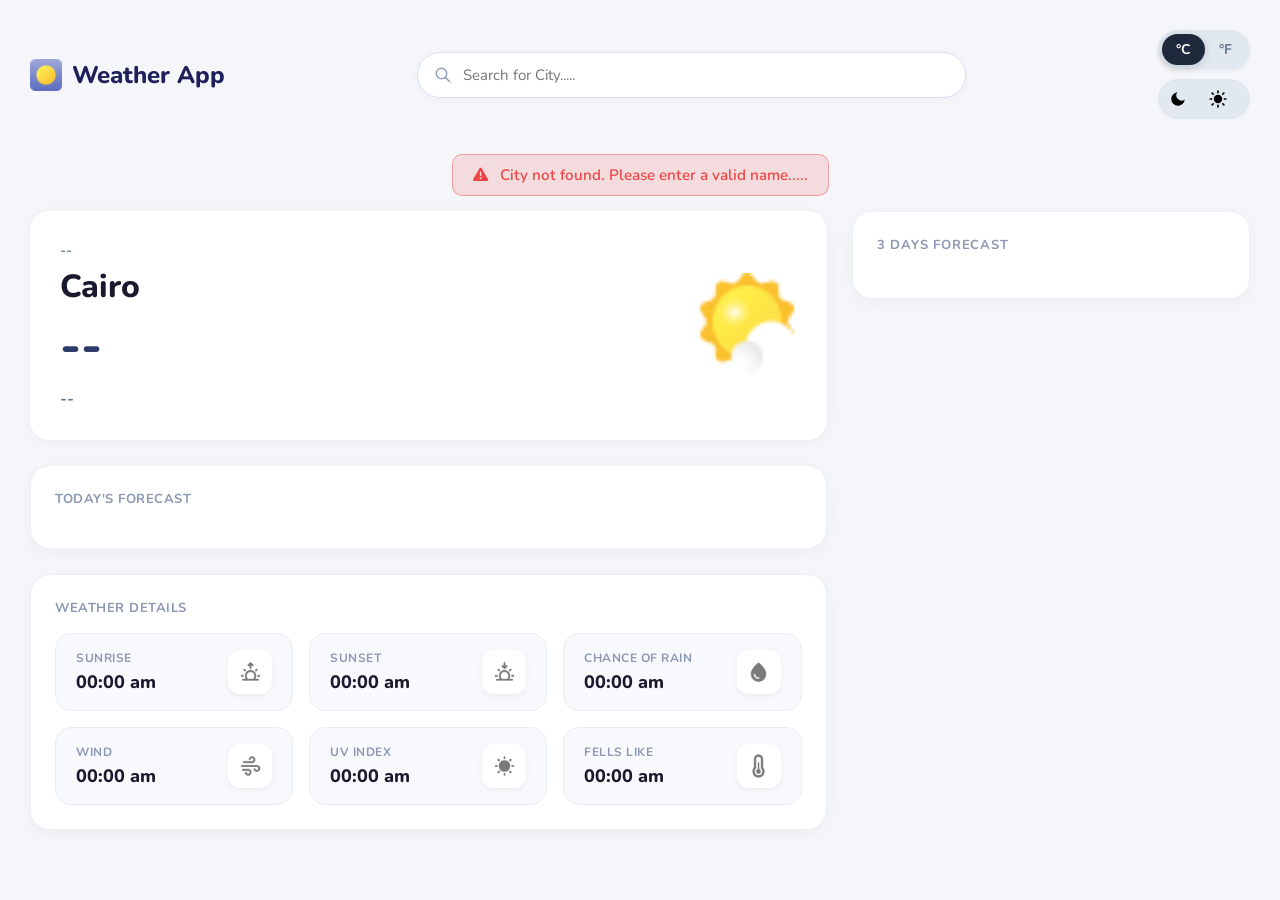
<file: index.html>
<!doctype html>
<html lang="en">
  <head>
    <meta charset="UTF-8" />
    <meta name="viewport" content="width=device-width, initial-scale=1.0" />
    <title>weather</title>
    <link rel="stylesheet" href="style.css" />
    <link
      rel="stylesheet"
      href="https://cdnjs.cloudflare.com/ajax/libs/font-awesome/6.5.0/css/all.min.css"
    />
    <link
      href="https://fonts.googleapis.com/css2?family=Nunito:wght@400;600;700;800&display=swap"
      rel="stylesheet"
    />
  </head>
  <body>
    <!-- ********************Header*********************** -->
    <div class="loader-container">
      <span class="loader"></span>
    </div>

    <header class="weather-app">
      <div class="weather">
        <img src="images/weather.png" alt="weather logo" />
        <span>Weather App</span>
      </div>
      <div class="search-box">
        <input
          type="text"
          placeholder="Search for City....."
          class="search"
          autocomplete="off"
        />
        <ul class="suggestion-list"></ul>
      </div>
      <div class="upper-right">
        <div class="switch">
          <label>
            <span class="C active"> °C </span>

            <span class="F"> °F </span>
          </label>
        </div>
        <!-- <div class="theme-switch"> -->
        <!-- أيقونة القمر للـ Dark Mode -->
        <div class="theme-switch">
          <!-- أيقونة القمر للـ Dark Mode -->
          <span class="dark-mode" title="Dark Mode">
            <svg
              xmlns="http://www.w3.org/2000/svg"
              width="18"
              height="18"
              viewBox="0 0 24 24"
              fill="currentColor"
            >
              <path d="M21 12.79A9 9 0 1 1 11.21 3 7 7 0 0 0 21 12.79z" />
            </svg>
          </span>

          <!-- أيقونة الشمس للـ Light Mode -->
          <span class="light-mode" title="Light Mode">
            <svg
              xmlns="http://www.w3.org/2000/svg"
              width="18"
              height="18"
              viewBox="0 0 24 24"
              fill="none"
              stroke="currentColor"
              stroke-width="2.2"
              stroke-linecap="round"
              stroke-linejoin="round"
            >
              <circle cx="12" cy="12" r="4.5" fill="currentColor"></circle>
              <line x1="12" y1="1.5" x2="12" y2="3.5"></line>
              <line x1="12" y1="20.5" x2="12" y2="22.5"></line>
              <line x1="4.22" y1="4.22" x2="5.64" y2="5.64"></line>
              <line x1="18.36" y1="18.36" x2="19.78" y2="19.78"></line>
              <line x1="1.5" y1="12" x2="3.5" y2="12"></line>
              <line x1="20.5" y1="12" x2="22.5" y2="12"></line>
              <line x1="4.22" y1="19.78" x2="5.64" y2="18.36"></line>
              <line x1="18.36" y1="5.64" x2="19.78" y2="4.22"></line>
            </svg>
          </span>
          <!-- </div> -->
        </div>
      </div>
    </header>

    <!-- ****************Alert********************* -->
    <div class="error">
      <p>
        <i class="fa-solid fa-triangle-exclamation"></i> City not found. Please
        enter a valid name.....
      </p>
    </div>
    <!-- ******************************************* -->
    <!-- ********************End of Header*********************** -->
    <section class="main">
      <section class="part1">
        <!-- ******************************************* -->
        <!-- *********************City&Image********************** -->

        <div class="cityAndimage">
          <div class="city">
            <p class="date">--</p>
            <p class="name">Cairo</p>
            <p class="temp">--</p>
            <p class="condition-desc">--</p>
          </div>
          <div class="image">
            <img
              class="img-weather"
              src="images/mostly-sunny.png"
              alt="weather condition"
            />
          </div>
        </div>
        <!-- ******************************************* -->
        <!-- *********************End of City&Image********************** -->
        <!-- ******************************************* -->
        <!-- *********************Weather Forecast********************** -->

        <div class="forecast">
          <p class="todayisforecast">TODAY'S FORECAST</p>
          <div class="forecastsections"></div>
        </div>

        <!-- ******************************************* -->
        <!-- *********************End of Weather Forecast********************** -->
        <!-- ******************************************* -->
        <!-- ********************* Weather Details********************** -->

        <div class="weather-details">
          <p class="weatherdetails-p">weather details</p>
          <div class="weatherdetails2">
            <!-- **********sunrise*********** -->
            <div class="sunrise">
              <div class="sunrise-left">
                <p class="p-sunrise1">Sunrise</p>
                <p class="p-sunrise2">00:00 am</p>
              </div>
              <div class="sunrise-right">
                <img src="images/sunrise.png" />
              </div>
            </div>
            <!-- **********sunset*********** -->

            <div class="sunset">
              <div class="sunset-left">
                <p class="p-sunset1">Sunset</p>
                <p class="p-sunset2">00:00 am</p>
              </div>
              <div class="sunset-right">
                <img src="images/sunset.png" />
              </div>
            </div>
            <!-- **********chanceofrain*********** -->

            <div class="chanceofrain">
              <div class="chanceofrain-left">
                <p class="p-chanceofrain1">Chance of Rain</p>
                <p class="p-chanceofrain2">00:00 am</p>
              </div>
              <div class="chanceofrain-right">
                <img src="images/rain.png" />
              </div>
            </div>
            <!-- **********wind*********** -->

            <div class="wind">
              <div class="wind-left">
                <p class="p-wind1">Wind</p>
                <p class="p-wind2">00:00 am</p>
              </div>
              <div class="wind-right">
                <img src="images/wind.png" />
              </div>
            </div>
            <!-- **********UV index*********** -->

            <div class="UVindex">
              <div class="UVindex-left">
                <p class="p-UVindex1">UV index</p>
                <p class="p-UVindex2">00:00 am</p>
              </div>
              <div class="UVindex-right">
                <img src="images/UV.png" />
              </div>
            </div>
            <!-- **********fellslike*********** -->

            <div class="fellslike">
              <div class="fellslike-left">
                <p class="p-fellslike1">Fells Like</p>
                <p class="p-fellslike2">00:00 am</p>
              </div>
              <div class="fellslike-right">
                <img src="images/fellslike.png" />
              </div>
            </div>
          </div>
        </div>
        <!-- ******************************************* -->
        <!-- *********************End of Weather Details********************** -->
      </section>
      <!-- ******************************************* -->
      <!-- *********************End of main section********************** -->
      <section class="part2">
        <p class="threedays-forecast">3 DAYS FORECAST</p>
        <div class="days"></div>
      </section>
    </section>

    <!-- *********************************** -->
    <!-- *************************Java script******************************* -->

    <script src="external.js"></script>
  </body>
</html>
</file>
<file: style.css>
* {
  padding: 0;
  margin: 0;
  box-sizing: border-box;
}

body {
  font-family: "Nunito", sans-serif;
  min-height: 100vh;
  padding: 20px 30px;
  margin: 0;
  background-color: #f4f6fa;
}

/* ****************Switch Buttons**************** */
.switch label {
  display: inline-flex;
  align-items: center;
  background-color: #e2e8f0;
  padding: 4px;
  border-radius: 30px;
  cursor: pointer;
  user-select: none;
  box-shadow: 0 2px 4px rgba(0, 0, 0, 0.06);
}
.switch .C,
.switch .F {
  padding: 6px 14px;
  border-radius: 20px;
  font-size: 14px;
  font-weight: 700;
  color: #64748b;
  border: none;
  transition: all 0.25s ease;
}

.switch .C:hover,
.switch .F:hover {
  color: #1e293b;
}

.switch .active {
  background-color: #1e293b;
  color: #ffffff !important;
  box-shadow: 0 2px 8px rgba(0, 0, 0, 0.15);
  text-decoration: none;
}
/* ************************Dark & Light Mode ***************************** */
.theme-switch {
  display: flex;
  align-items: center;
  gap: 8px;
  /* background-color: black; */
  background-color: #e2e8f0;
  padding: 4px;
  border-radius: 30px;
  cursor: pointer;
  margin-top: 10px;
}
.dark-mode,
.light-mode {
  display: flex;
  align-items: center;
  justify-content: center;
  width: 32px;
  height: 32px;
  border-radius: 50%;
  cursor: pointer;
  transition: all 0.3 ease;
}
.theme-switch span.active {
  background-color: #1e293b;
}

.theme-switch SVG {
  display: block;
  transition: transform 0.25s ease;
}
.theme-switch span:hover svg {
  transform: scale(1.1);
}
.theme-switch .light-mode.active svg {
  color: #eedc3b;
}
.theme-switch .dark-mode.active svg {
  color: #3e5ba0;
}
body.dark {
  background-color: #0f172a;
  color: #f8fafc;
}

body.dark .switch label,
body.dark .cityAndimage,
body.dark .forecast,
body.dark .weather-details,
body.dark .part2 .theme-switch,
body.dark .theme-switch,
body.dark .part2 {
  background-color: #1e293b;
  border-color: #334155;
  color: #f8fafc;
}
body.dark .weather span {
  color: #f8fafc;
}
body.dark .switch label span.active {
  background-color: #345b81;
  border-color: #334155;
  color: #5f7496;
}
body.dark .cityAndimage .name,
body.dark .cityAndimage .temp,
body.dark .day-item,
body.dark .day-name {
  color: #f8fafc;
}
body.dark .day-item {
  border-color: #334155;
  color: #cbd5e1;
}
body.dark .day-item:hover {
  background-color: #334155;
}
body.dark .search {
  background-color: #1e293b;
  border-color: #334155;
  color: #f8fafc;
}

/* ****************Error Message**************** */
.error {
  display: none;
  background-color: rgba(239, 68, 68, 0.15);
  border: 1px solid rgba(239, 68, 68, 0.4);
  color: #ef4444;
  padding: 10px 20px;
  border-radius: 10px;
  width: fit-content;
  max-width: 90%;
  margin: 15px auto;
  font-family: inherit;
  font-weight: 600;
  font-size: 0.95rem;
  backdrop-filter: blur(5px);
  animation: shake 0.4s ease-in-out;
}
.error i {
  margin-right: 8px;
}
@keyframes shake {
  0%,
  100% {
    transform: translateX(0);
  }
  20%,
  60% {
    transform: translateX(-6px);
  }
  40%,
  80% {
    transform: translateX(6px);
  }
}

/* ****************Loader**************** */
.loader-container {
  position: fixed;
  top: 0;
  left: 0;
  width: 100%;
  height: 100%;
  background-color: rgba(255, 255, 255, 0.4);
  backdrop-filter: blur(8px);
  -webkit-backdrop-filter: blur(8px);
  display: none;
  align-items: center;
  justify-content: center;
  z-index: 9999;
}
.loader {
  width: 50px;
  height: 50px;
  border-radius: 50%;
  border-top: 4px solid #e2e8f0;
  border-top-color: #5c6bc0;
  border-right-color: #818cf8;
  animation: rotation 0.85s linear infinite;
  box-shadow: 0 0 16px rgba(92, 107, 192, 0.25);
}
@keyframes rotation {
  0% {
    transform: rotate(0deg);
  }
  100% {
    transform: rotate(360deg);
  }
}

/* ****************Weather App Header**************** */
.weather-app {
  display: flex;
  justify-content: space-between;
  align-items: center;
  width: 100%;
  padding: 10px 0;
  margin-bottom: 25px;
}
.weather {
  display: flex;
  text-align: center;
  align-items: center;
  gap: 10px;
  font-size: 24px;
  font-weight: 800;
  color: #1f1f5c;
}
.weather img {
  width: 32px;
  height: 32px;
}

.search-box {
  position: relative;
  width: 45%;
  z-index: 1000;
}

.search {
  width: 100%;
  height: 46px;
  border-radius: 25px;
  padding: 0 20px 0 45px;
  border: 1.5px solid #dcdff2;
  background-color: #ffffff;
  background-image: url("data:image/svg+xml,%3Csvg xmlns='http://www.w3.org/2000/svg' fill='none' viewBox='0 0 24 24' stroke='%2394a3b8' stroke-width='2'%3E%3Cpath stroke-linecap='round' stroke-linejoin='round' d='M21 21l-6-6m2-5a7 7 0 11-14 0 7 7 0 0114 0z'/%3E%3C/svg%3E");
  background-repeat: no-repeat;
  background-position: 16px center;
  background-size: 18px 18px;
  font-family: inherit;
  font-size: 15px;
  color: #1e293b;
  outline: none;
  box-shadow: 0 2px 10px rgba(0, 0, 0, 0.03);
  transition: all 0.3s ease;
}
.search:focus {
  border-color: #5c6bc0;
  box-shadow: 0 4px 16px rgba(92, 107, 192, 0.15);
}

/* ****************Suggestions Dropdown**************** */
.suggestion-list {
  position: absolute;
  top: calc(100% + 8px);
  left: 0;
  width: 100%;
  background-color: #ffffff;
  border-radius: 16px;
  list-style: none;
  padding: 8px 0;
  margin: 0;
  box-shadow: 0 10px 25px rgba(0, 0, 0, 0.08);
  border: 1px solid #edf0f7;
  max-height: 240px;
  overflow-y: auto;
  z-index: 1000;
  display: none;
}

.suggestion-list.active {
  display: block;
}

.suggestion-item {
  padding: 10px 18px;
  cursor: pointer;
  display: flex;
  align-items: center;
  gap: 12px;
  font-size: 14px;
  color: #334155;
  transition:
    background-color 0.2s ease,
    color 0.2s ease;
}

.suggestion-item i {
  color: #5c6bc0;
  font-size: 14px;
}

.suggestion-item:hover {
  background-color: #f1f5f9;
  color: #5c6bc0;
}

/* ****************Main Layout**************** */
.main {
  width: 100%;
  display: grid;
  grid-template-columns: 2fr 1fr;
  gap: 25px;
}
.part1 {
  display: flex;
  flex-direction: column;
  gap: 25px;
}

/* ****************City & Image**************** */
.cityAndimage {
  background-color: #ffffff;
  border-radius: 20px;
  padding: 30px;
  display: flex;
  justify-content: space-between;
  align-items: center;
  box-shadow: 0 2px 16px rgba(0, 0, 0, 0.04);
}

.cityAndimage .city {
  display: flex;
  flex-direction: column;
  gap: 5px;
}

.cityAndimage .date {
  font-size: 14px;
  color: #718096;
  font-weight: 700;
}

.cityAndimage .name {
  font-size: 32px;
  font-weight: 800;
  color: #1a1a2e;
}

.cityAndimage .temp {
  font-size: 48px;
  color: #2b3a67;
  font-weight: 800;
}
.cityAndimage .condition-desc {
  font-size: 16px;
  font-weight: 700;
  color: #64748b;
  text-transform: capitalize;
  margin-top: 4px;
}
.cityAndimage .image img {
  width: 100px;
  height: 100px;
  object-fit: contain;
}

@keyframes pulse {
  0% {
    transform: scale(1);
  }
  50% {
    transform: scale(1.05);
  }
  100% {
    transform: scale(1);
  }
}

/* ****************Forecast Section**************** */
.forecast {
  background: #ffffff;
  border-radius: 20px;
  padding: 24px;
  box-shadow: 0 4px 16px rgba(0, 0, 0, 0.04);
  border: 1px solid #edf0f7;
}

.todayisforecast {
  font-size: 13px;
  font-weight: 700;
  letter-spacing: 0.5px;
  text-transform: uppercase;
  color: #8c97b2;
  margin-bottom: 16px;
}
.forecastsections {
  display: flex;
  justify-content: space-between;
  gap: 16px;
  flex: 1;
}
.forecast-item {
  flex: 1;
  display: flex;
  flex-direction: column;
  align-items: center;
  padding: 14px 8px;
  border-radius: 16px;
  background-color: #f7f9fc;
  border: 1px solid #ebedf5;
  transition: all 0.3s ease;
  cursor: pointer;
}
.forecast-item:hover {
  background-color: #eef2ff;
  border-color: #c7d2fe;
  transform: translateY(-4px);
  box-shadow: 0 6px 14px rgba(92, 107, 192, 0.12);
}
.forecast-item .timer {
  font-size: 13px;
  font-weight: 600;
  color: #64748b;
}
.forecast-item img {
  width: 42px;
  height: 42px;
  margin: 6px 0;
}
.forecast-item .temperature {
  font-size: 15px;
  font-weight: 700;
  color: #1e293b;
}

/* ****************Weather Details**************** */
.weather-details {
  border: 1px solid #edf0f7;
  background: #ffffff;
  border-radius: 20px;
  padding: 24px;
  box-shadow: 0 4px 16px rgba(0, 0, 0, 0.04);
}
.weatherdetails-p {
  font-size: 13px;
  font-weight: 700;
  letter-spacing: 0.5px;
  text-transform: uppercase;
  color: #8c97b2;
  margin-bottom: 16px;
}
.weatherdetails2 {
  width: 100%;
  display: grid;
  box-sizing: border-box;
  grid-template-columns: repeat(auto-fit, minmax(220px, 1fr));
  gap: 16px;
}

.sunrise,
.sunset,
.chanceofrain,
.wind,
.UVindex,
.fellslike {
  width: 100%;
  background: #f7f9fc;
  border: 1px solid #ebedf5;
  border-radius: 16px;
  padding: 16px 20px;
  display: flex;
  justify-content: space-between;
  align-items: center;
  transition: all 0.3s ease;
}

.sunrise:hover,
.sunset:hover,
.chanceofrain:hover,
.wind:hover,
.UVindex:hover,
.fellslike:hover {
  background-color: #eef2ff;
  border-color: #c7d2fe;
  transform: translateY(-3px);
  box-shadow: 0 4px 12px rgba(92, 107, 192, 0.1);
}
.sunrise-left,
.sunset-left,
.chanceofrain-left,
.wind-left,
.UVindex-left,
.fellslike-left {
  display: flex;
  flex-direction: column;
  gap: 4px;
  text-align: left;
}
.p-sunrise1,
.p-sunset1,
.p-chanceofrain1,
.p-wind1,
.p-UVindex1,
.p-fellslike1 {
  font-size: 12px;
  color: #8c97b2;
  font-weight: 700;
  text-transform: uppercase;
  letter-spacing: 0.5px;
}

.p-sunrise2,
.p-sunset2,
.p-chanceofrain2,
.p-wind2,
.p-UVindex2,
.p-fellslike2 {
  font-size: 18px;
  font-weight: 800;
  color: #1a1a2e;
}
.sunrise-right,
.sunset-right,
.chanceofrain-right,
.wind-right,
.UVindex-right,
.fellslike-right {
  width: 44px;
  height: 44px;
  background: #ffffff;
  border-radius: 12px;
  display: flex;
  align-items: center;
  justify-content: center;
  box-shadow: 0 2px 6px rgba(0, 0, 0, 0.06);
}
.sunrise-right img,
.sunset-right img,
.chanceofrain-right img,
.wind-right img,
.UVindex-right img,
.fellslike-right img {
  width: 24px;
  height: 24px;
  object-fit: contain;
}

/* ****************Part2 - 3 Days Forecast**************** */
.part2 {
  background: #ffffff;
  border-radius: 20px;
  padding: 24px;
  box-shadow: 0 4px 16px rgba(0, 0, 0, 0.04);
  border: 1px solid #edf0f7;
  height: fit-content;
}
.threedays-forecast {
  font-size: 13px;
  font-weight: 700;
  letter-spacing: 0.8px;
  text-transform: uppercase;
  color: #8c97b2;
  margin-bottom: 20px;
}
.days {
  display: flex;
  flex-direction: column;
  gap: 14px;
}
.day-item {
  display: flex;
  align-items: center;
  justify-content: space-between;
  padding: 14px 16px;
  border: 1px solid #ebedf5;
  border-radius: 16px;
  transition: all 0.3s ease;
}
.day-item:hover {
  background-color: #eef2ff;
  border-color: #c7d2fe;
  transform: translateX(4px);
}
.day-item img {
  width: 38px;
  height: 38px;
  object-fit: contain;
}
.day-item .condition {
  font-size: 13px;
  font-weight: 600;
  color: #475569;
  flex: 1;
  padding-left: 10px;
}
.day-item .temperature {
  font-size: 14px;
  font-weight: 700;
  color: #1e293b;
  background: #ffffff;
  padding: 5px 10px;
  border-radius: 8px;
  box-shadow: 0 2px 4px rgba(0, 0, 0, 0.04);
}
.day-item .Tempreverse {
  font-size: 13px;
  font-weight: 600;
  color: #64748b;
  margin-left: 10px;
}
.day-name {
  font-weight: 600;
  font-size: 14px;
  color: #1e293b;
  min-width: 45px;
  padding-left: 6px;
}

/* ****************Loading Text**************** */
.loading::after {
  content: "Loading...";
  position: fixed;
  top: 20px;
  left: 50%;
  transform: translateX(-50%);
  background: #fff;
  padding: 10px 20px;
  border-radius: 5px;
  box-shadow: 0 2px 5px rgba(0, 0, 0, 0.2);
}

/* ****************Media Queries**************** */
@media (max-width: 992px) {
  .weather-app {
    flex-direction: column;
    align-items: center;
  }

  .search-box {
    position: relative;
    width: 90%;
    margin: 10px 0;
    z-index: 1000;
  }
  .suggestion-list {
    position: absolute;
    top: calc(100% + 8px);
    left: 0;
    width: 100%;
    background-color: #ffffff;
    border-radius: 16px;
    list-style: none;
    padding: 8px 0;
    box-shadow: 0 10px 25px rgba(0, 0, 0, 0.08);
    border: 1px solid #edf0f7;
    max-height: 240px;
    overflow-y: auto;
    display: none;
  }
  .suggestion-list.active {
    display: block;
  }

  .main {
    grid-template-columns: 1fr;
    gap: 20px;
  }

  .part2 {
    margin: 5px;
  }
}

@media (max-width: 768px) {
  body {
    padding: 15px;
  }

  .weather-app {
    flex-wrap: wrap;
    gap: 15px;
  }

  .weather {
    order: 1;
  }

  .switch {
    order: 2;
  }

  .search-box {
    width: 100%;
    order: 3;
    margin: 10px 0;
  }

  .forecastsections {
    overflow-x: auto;
    padding-bottom: 10px;
  }
}
</file>
